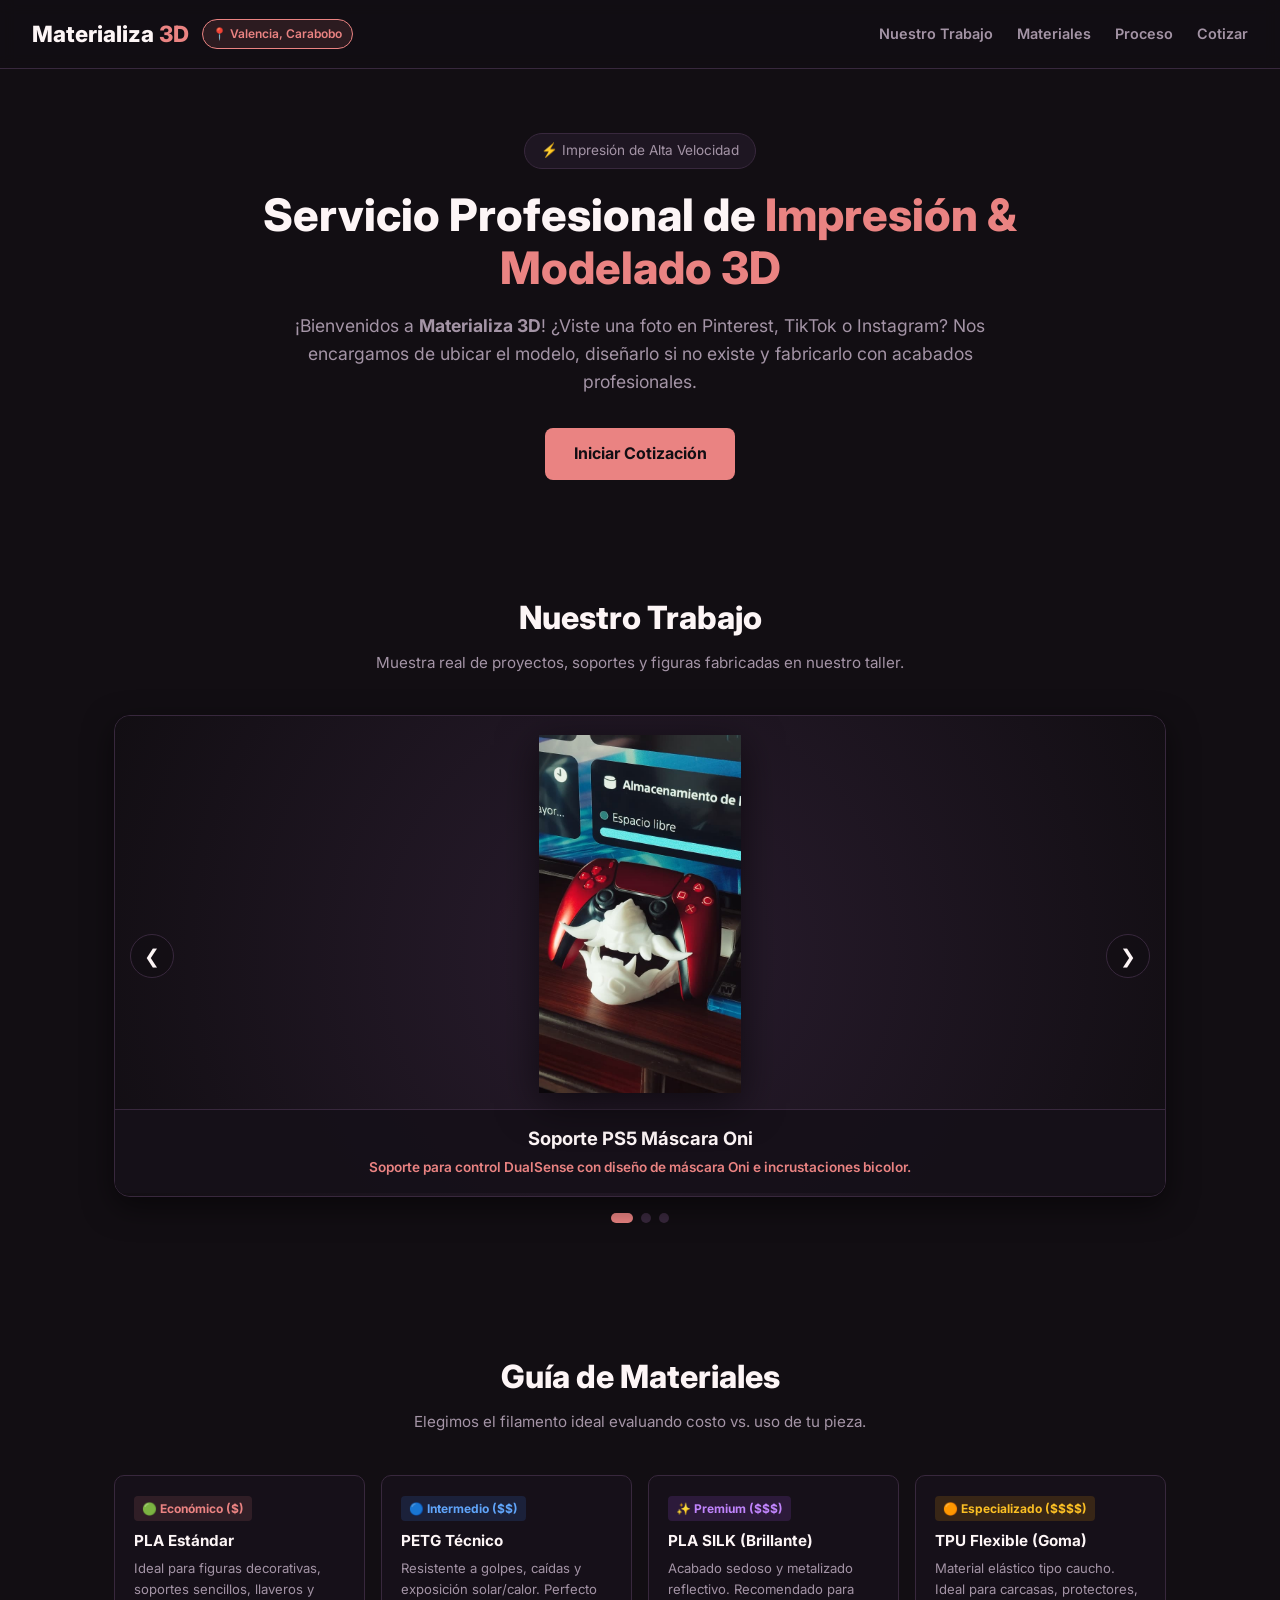
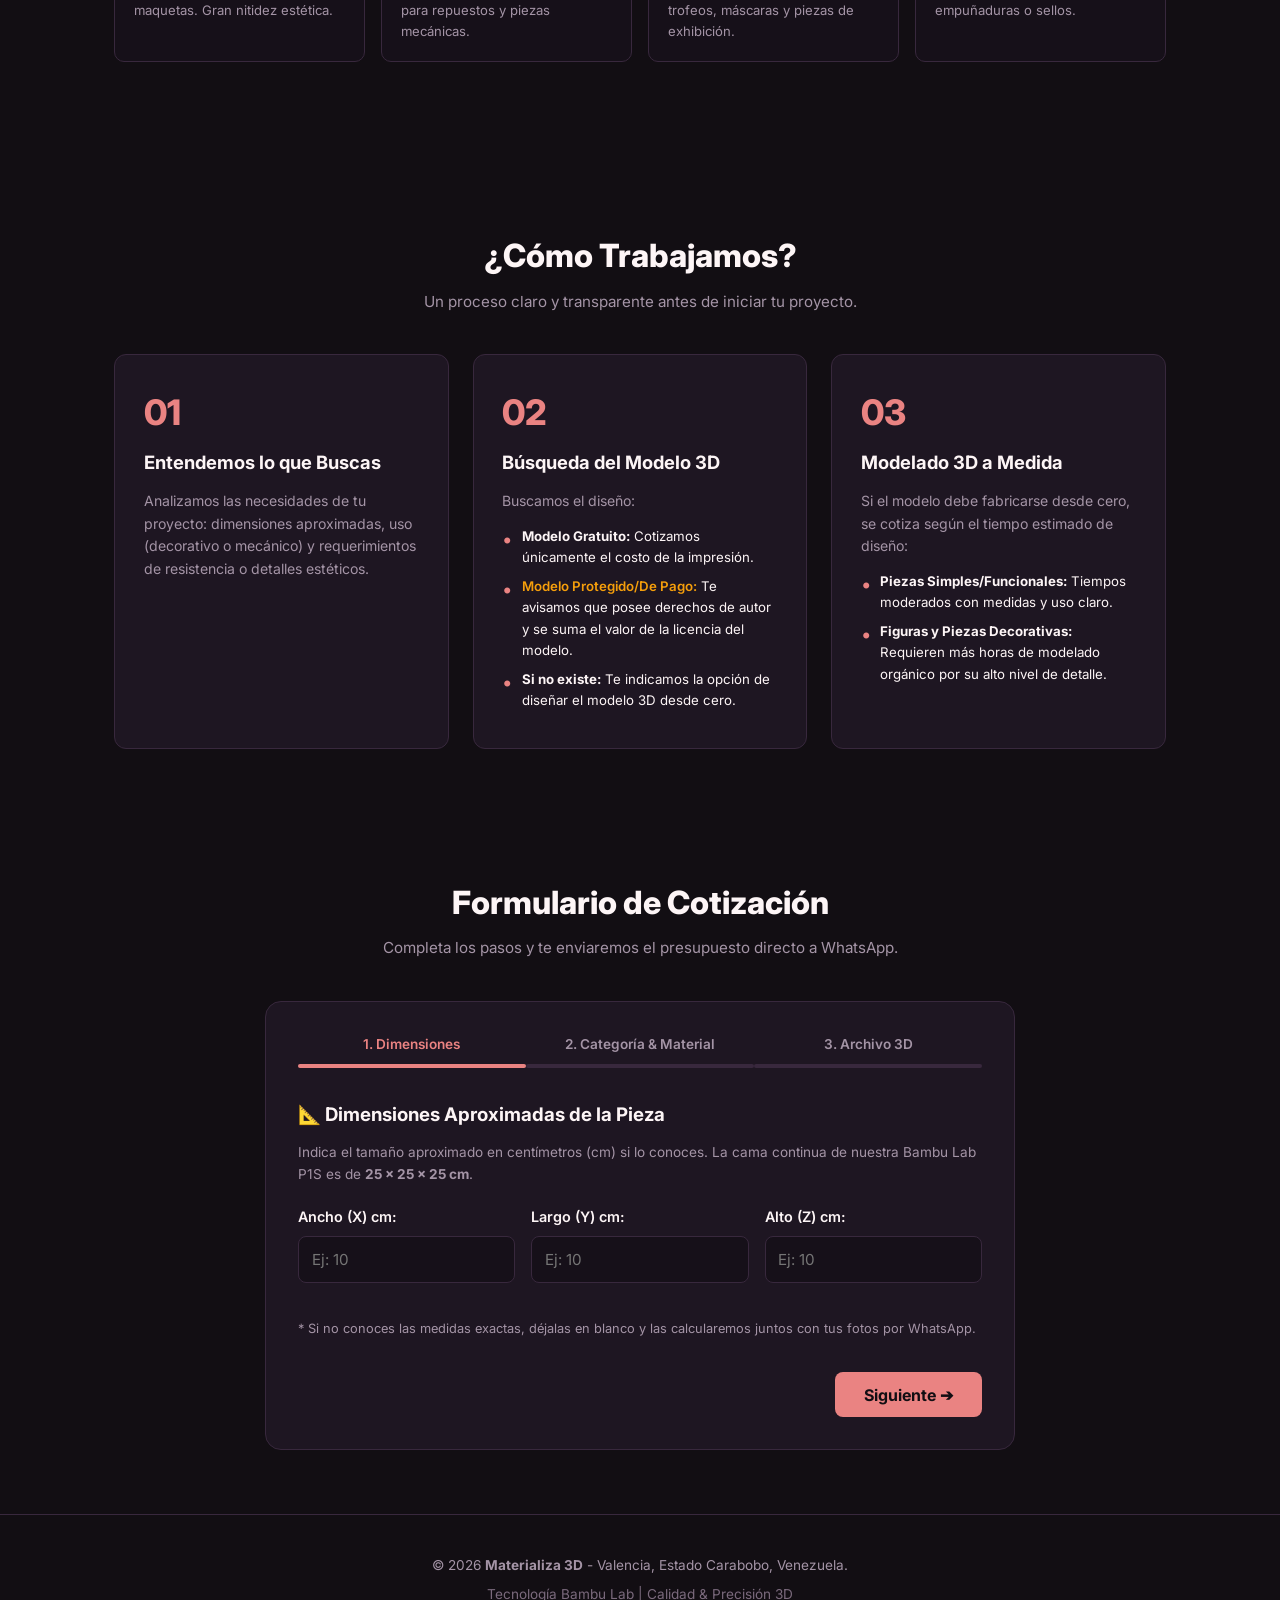
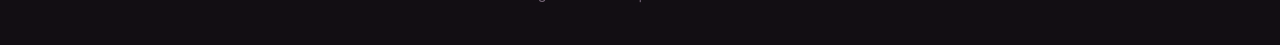
<file: index.html>
<!DOCTYPE html>
<html lang="es">
<head>
  <meta charset="UTF-8">
  <meta name="viewport" content="width=device-width, initial-scale=1.0">
  <title>Materializa 3D | Valencia, Carabobo</title>
  <meta name="description" content="Servicio profesional de impresión 3D y modelado CAD en Valencia, Estado Carabobo. Fabricación de alta velocidad en Bambu Lab P1S. Cotiza tu pieza directa a WhatsApp.">
  <meta name="keywords" content="Impresion 3D Valencia, Impresion 3D Carabobo, Servicio Impresion 3D Venezuela, Bambu Lab P1S, Modelado 3D Valencia, Cotizador 3D, Materializa 3D">
  <meta name="robots" content="index, follow">

  <!-- Open Graph (Vista previa en WhatsApp, Facebook e Instagram) -->
  <meta property="og:title" content="Materializa 3D | Impresión & Modelado 3D en Valencia, Carabobo">
  <meta property="og:description" content="Cotiza tu pieza o proyecto 3D al instante con acabados profesionales.">
  <meta property="og:image" content="https://guillexexe.github.io/materializa-3D/Muestras_3D/favicon.png">
  <meta property="og:url" content="https://guillexexe.github.io/materializa-3D/">
  <meta property="og:type" content="website">

  <link rel="icon" type="image/png" href="Muestras_3D/favicon.png">
  <link href="https://fonts.googleapis.com/css2?family=Inter:wght@300;400;600;700;800&display=swap" rel="stylesheet">
  <link rel="stylesheet" href="style.css">
</head>
<body>

  <!-- HEADER / NAVEGACIÓN -->
  <header>
    <div class="brand">
      <div class="brand-logo">Materializa <span>3D</span></div>
      <span class="location-badge">📍 Valencia, Carabobo</span>
    </div>
    <nav>
      <a href="#trabajos">Nuestro Trabajo</a>
      <a href="#materiales">Materiales</a>
      <a href="#proceso">Proceso</a>
      <a href="#cotizador">Cotizar</a>
    </nav>
  </header>

  <!-- HERO SECTION -->
  <section class="hero">
    <span class="hero-badge">⚡ Impresión de Alta Velocidad</span>
    <h1>Servicio Profesional de <span>Impresión & Modelado 3D</span></h1>
    <p>
      ¡Bienvenidos a <strong>Materializa 3D</strong>! ¿Viste una foto en Pinterest, TikTok o Instagram? Nos encargamos de ubicar el modelo, diseñarlo si no existe y fabricarlo con acabados profesionales.
    </p>
    <a href="#cotizador" class="btn">Iniciar Cotización</a>
  </section>

  <!-- SECCIÓN CARRUSEL: NUESTRO TRABAJO -->
  <section id="trabajos">
    <h2 class="section-title">Nuestro Trabajo</h2>
    <p class="section-subtitle">Muestra real de proyectos, soportes y figuras fabricadas en nuestro taller.</p>

    <div class="carousel-container">
      <!-- Diapositiva 1: Soporte Oni -->
      <div class="carousel-slide active">
        <div class="img-wrapper">
          <img src="Muestras_3D/Oni_PS5_control_holder.jpeg" alt="Soporte PS5 Oni Mask">
        </div>
        <div class="carousel-caption">
          <h3>Soporte PS5 Máscara Oni</h3>
          <p>Soporte para control DualSense con diseño de máscara Oni e incrustaciones bicolor.</p>
        </div>
      </div>

      <!-- Diapositiva 2: Dragón Articulado -->
      <div class="carousel-slide">
        <div class="img-wrapper">
          <img src="Muestras_3D/DFOU8644.JPG" alt="Dragón Articulado Azul">
        </div>
        <div class="carousel-caption">
          <h3>Dragón Articulado Azul</h3>
          <p>Impresión flexible de alta precisión en una sola pieza con texturas detalladas.</p>
        </div>
      </div>

      <!-- Diapositiva 3: Sylveon -->
      <div class="carousel-slide">
        <div class="img-wrapper">
          <img src="Muestras_3D/HGHC1071.JPG" alt="Figura Pokémon Sylveon">
        </div>
        <div class="carousel-caption">
          <h3>Figura Coleccionable Pokémon (Sylveon)</h3>
          <p>Modelado multi-pieza ensamblado con acabado plano a color de alta fidelidad.</p>
        </div>
      </div>

      <!-- Controles Carrusel -->
      <button class="carousel-btn prev" onclick="moveSlide(-1)">❮</button>
      <button class="carousel-btn next" onclick="moveSlide(1)">❯</button>
    </div>

    <div class="carousel-dots">
      <span class="dot active" onclick="setSlide(0)"></span>
      <span class="dot" onclick="setSlide(1)"></span>
      <span class="dot" onclick="setSlide(2)"></span>
    </div>
  </section>

  <!-- SECCIÓN GUÍA DE MATERIALES -->
  <section id="materiales">
    <h2 class="section-title">Guía de Materiales</h2>
    <p class="section-subtitle">Elegimos el filamento ideal evaluando costo vs. uso de tu pieza.</p>

    <div class="materials-grid">
      <!-- PLA -->
      <div class="material-card">
        <span class="material-badge bg-pla">🟢 Económico ($)</span>
        <h4>PLA Estándar</h4>
        <p>Ideal para figuras decorativas, soportes sencillos, llaveros y maquetas. Gran nitidez estética.</p>
      </div>

      <!-- PETG -->
      <div class="material-card">
        <span class="material-badge bg-petg">🔵 Intermedio ($$)</span>
        <h4>PETG Técnico</h4>
        <p>Resistente a golpes, caídas y exposición solar/calor. Perfecto para repuestos y piezas mecánicas.</p>
      </div>

      <!-- PLA SILK -->
      <div class="material-card">
        <span class="material-badge bg-silk">✨ Premium ($$$)</span>
        <h4>PLA SILK (Brillante)</h4>
        <p>Acabado sedoso y metalizado reflectivo. Recomendado para trofeos, máscaras y piezas de exhibición.</p>
      </div>

      <!-- TPU -->
      <div class="material-card">
        <span class="material-badge bg-tpu">🟠 Especializado ($$$$)</span>
        <h4>TPU Flexible (Goma)</h4>
        <p>Material elástico tipo caucho. Ideal para carcasas, protectores, empuñaduras o sellos.</p>
      </div>
    </div>
  </section>

  <!-- SECCIÓN EXPLICACIÓN DEL PROCESO -->
  <section id="proceso">
    <h2 class="section-title">¿Cómo Trabajamos?</h2>
    <p class="section-subtitle">Un proceso claro y transparente antes de iniciar tu proyecto.</p>

    <div class="process-grid">
      <!-- Paso 1 -->
      <div class="process-card">
        <div class="process-number">01</div>
        <h3>Entendemos lo que Buscas</h3>
        <p>Analizamos las necesidades de tu proyecto: dimensiones aproximadas, uso (decorativo o mecánico) y requerimientos de resistencia o detalles estéticos.</p>
      </div>

      <!-- Paso 2 -->
      <div class="process-card">
        <div class="process-number">02</div>
        <h3>Búsqueda del Modelo 3D</h3>
        <p>Buscamos el diseño:</p>
        <ul class="process-sublist">
          <li><strong>Modelo Gratuito:</strong> Cotizamos únicamente el costo de la impresión.</li>
          <li><strong class="badge-warn">Modelo Protegido/De Pago:</strong> Te avisamos que posee derechos de autor y se suma el valor de la licencia del modelo.</li>
          <li><strong>Si no existe:</strong> Te indicamos la opción de diseñar el modelo 3D desde cero.</li>
        </ul>
      </div>

      <!-- Paso 3 -->
      <div class="process-card">
        <div class="process-number">03</div>
        <h3>Modelado 3D a Medida</h3>
        <p>Si el modelo debe fabricarse desde cero, se cotiza según el tiempo estimado de diseño:</p>
        <ul class="process-sublist">
          <li><strong>Piezas Simples/Funcionales:</strong> Tiempos moderados con medidas y uso claro.</li>
          <li><strong>Figuras y Piezas Decorativas:</strong> Requieren más horas de modelado orgánico por su alto nivel de detalle.</li>
        </ul>
      </div>
    </div>
  </section>

  <!-- SECCIÓN COTIZADOR INTERACTIVO -->
  <section id="cotizador">
    <h2 class="section-title">Formulario de Cotización</h2>
    <p class="section-subtitle">Completa los pasos y te enviaremos el presupuesto directo a WhatsApp.</p>

    <div class="wizard-container">
      <div class="progress-bar">
        <div class="progress-step active" id="p-step-1">1. Dimensiones</div>
        <div class="progress-step" id="p-step-2">2. Categoría & Material</div>
        <div class="progress-step" id="p-step-3">3. Archivo 3D</div>
      </div>

      <!-- PASO 1: DIMENSIONES -->
      <div class="step-content active" id="step-1">
        <h3>📐 Dimensiones Aproximadas de la Pieza</h3>
        <p class="step-desc">
          Indica el tamaño aproximado en centímetros (cm) si lo conoces. La cama continua de nuestra Bambu Lab P1S es de <strong>25 x 25 x 25 cm</strong>.
        </p>

        <div class="dim-grid">
          <div class="form-group">
            <label for="dim-x">Ancho (X) cm:</label>
            <input type="number" id="dim-x" min="1" placeholder="Ej: 10" oninput="checkDimensions()">
          </div>
          <div class="form-group">
            <label for="dim-y">Largo (Y) cm:</label>
            <input type="number" id="dim-y" min="1" placeholder="Ej: 10" oninput="checkDimensions()">
          </div>
          <div class="form-group">
            <label for="dim-z">Alto (Z) cm:</label>
            <input type="number" id="dim-z" min="1" placeholder="Ej: 10" oninput="checkDimensions()">
          </div>
        </div>

        <div class="alert-box" id="bed-warning">
          <strong>⚠️ Nota de Tamaño Especial:</strong> La dimensión ingresada supera los 25 cm de la cama de impresión. 
          <br><em>¡No te preocupes! Tu pieza se cotizará para imprimirse por partes y ser ensamblada posteriormente.</em>
        </div>

        <p class="help-text">* Si no conoces las medidas exactas, déjalas en blanco y las calcularemos juntos con tus fotos por WhatsApp.</p>

        <div class="btn-container">
          <div></div>
          <button class="btn" onclick="nextStep(2)">Siguiente ➔</button>
        </div>
      </div>

      <!-- PASO 2: TIPO, MATERIAL Y ACABADO -->
      <div class="step-content" id="step-2">
        <h3>🎯 Categoría del Proyecto</h3>
        
        <div class="options-grid">
          <div class="option-card" onclick="selectPieceType('Soporte Gaming / Accesorio', this)">
            <h4>🎮 Soporte / Gaming</h4>
            <p>Bases de controles PS5/Xbox, audífonos o accesorios gamer.</p>
          </div>
          <div class="option-card" onclick="selectPieceType('Figura / Coleccionable', this)">
            <h4>🎨 Figura / Anime</h4>
            <p>Personajes, estatuillas o bustos decorativos con alto detalle.</p>
          </div>
          <div class="option-card" onclick="selectPieceType('Repuesto / Pieza Mecánica', this)">
            <h4>⚙️ Repuesto / Mecánico</h4>
            <p>Engranajes, carcasas, tapas o repuestos sustitutos.</p>
          </div>
        </div>

        <!-- Material -->
        <div class="form-group">
          <label for="material-select">🧵 Selección de Material:</label>
          <select id="material-select">
            <option value="PLA (Económico - Decorativo/Figuras)">🟢 PLA (Económico - Decorativo / General)</option>
            <option value="PETG (Resistente - Mecánico/Uso duro)">🔵 PETG (Resistente - Piezas mecánicas y exterior)</option>
            <option value="PLA SILK (Premium - Acabado brillante/metalizado)">✨ PLA SILK (Premium - Acabado metálico/brillante)</option>
            <option value="TPU (Flexible - Tipo goma/caucho)">🟠 TPU (Flexible - Tipo goma / elástico)</option>
            <option value="Aconsejarme el mejor material según uso" selected>❓ No sé cuál elegir (Aconsejarme según mi proyecto)</option>
          </select>
        </div>

        <!-- Postprocesado / Pintado -->
        <div class="form-group">
          <label for="finish-select">🎨 Acabado y Postprocesado:</label>
          <select id="finish-select">
            <option value="Color base directo de impresión (Sin pintar)">Color base directo del filamento (Sin pintar)</option>
            <option value="Impresión multicolor integrada (AMS)">Impresión multicolor integrada en la máquina (AMS)</option>
            <option value="Pintado detallado a mano / Postprocesado">Pintado a mano / Lijado y acabado especial</option>
          </select>
        </div>

        <div class="form-group">
          <label for="piece-desc">Detalles del uso o funciones esperadas:</label>
          <textarea id="piece-desc" rows="3" placeholder="Ej: Es un soporte para control DualSense de PS5. Me gustaría que combine color negro y blanco."></textarea>
        </div>

        <div class="btn-container">
          <button class="btn btn-prev" onclick="prevStep(1)">⬅ Atrás</button>
          <button class="btn" onclick="nextStep(3)">Siguiente ➔</button>
        </div>
      </div>

      <!-- PASO 3: ARCHIVO Y OPCIONES CAD -->
      <div class="step-content" id="step-3">
        <h3>📁 Estado del Modelo 3D</h3>

        <div class="form-group">
          <label>¿Dispones del archivo listo para imprimir?</label>
          <div class="options-grid">
            <div class="option-card" onclick="selectFileOption('si', this)">
              <h4>✅ Sí tengo el archivo</h4>
              <p>Formatos .STL, .STEP, .3MF, .OBJ</p>
            </div>
            <div class="option-card" onclick="selectFileOption('no', this)">
              <h4>🔍 No tengo el archivo 3D</h4>
              <p>Tengo fotos de Pinterest/TikTok o requiero diseño</p>
            </div>
          </div>
        </div>

        <div id="file-upload-section" style="display: none;">
          <div class="upload-box">
            <p>Puedes adjuntar tu archivo directamente en el chat de WhatsApp al enviar la solicitud.</p>
          </div>
        </div>

        <div id="no-file-section" style="display: none;">
          <div class="form-group">
            <label for="cad-action">¿Cómo deseas proceder?</label>
            <select id="cad-action">
              <option value="Buscar fotos en bancos de modelos (Libre / Protegido)">Tengo fotos de Pinterest/TikTok: Buscar si existe en bancos de modelos</option>
              <option value="Cotizar diseño / modelado 3D a medida">Requiero modelado / diseño 3D desde cero</option>
              <option value="Tengo un diseñador externo">Tengo un diseñador externo que me hará el archivo</option>
            </select>
          </div>

          <div class="info-box">
            📌 <strong>Recordatorio de Materializa 3D:</strong>
            Si el modelo es libre se cotiza solo la impresión. Si posee derechos se notificará el valor de la licencia. Si debe diseñarse, el precio dependerá de las horas de modelado.
          </div>
        </div>

        <div class="btn-container">
          <button class="btn btn-prev" onclick="prevStep(2)">⬅ Atrás</button>
          <button class="btn btn-whatsapp" onclick="sendWhatsApp()">Enviar a WhatsApp 📲</button>
        </div>
      </div>

    </div>
  </section>

  <!-- FOOTER -->
  <footer>
    <p>&copy; 2026 <strong>Materializa 3D</strong> - Valencia, Estado Carabobo, Venezuela.</p>
    <p class="footer-sub">Tecnología Bambu Lab | Calidad & Precisión 3D</p>
  </footer>

  <!-- Lógica JavaScript Externa -->
  <script src="script.js"></script>
</body>
</html>
</file>
<file: style.css>
/* --- VARIABLES Y PALETA DE COLORES (MATERIALIZA 3D) --- */
:root {
  --bg-dark: #120e13;          /* Fondo oscuro cálido */
  --card-bg: #1e1622;         /* Contenedores principales */
  --card-inner: #161019;       /* Fondo interior */
  --accent-pink: #ea8382;      /* Rosa Coral extracted del logo M3D */
  --accent-hover: #d46867;     /* Hover para botones principales */
  --accent-glow: rgba(234, 131, 130, 0.12); /* Brillo / Fondos suaves */
  --warning-amber: #f59e0b;
  --text-light: #fdf5f6;
  --text-muted: #a494a6;
  --border-color: #38283d;
}

* {
  box-sizing: border-box;
  margin: 0;
  padding: 0;
  font-family: 'Inter', sans-serif;
}

body {
  background-color: var(--bg-dark);
  color: var(--text-light);
  line-height: 1.6;
}

a {
  text-decoration: none;
  color: inherit;
}

/* --- HEADER Y NAVEGACIÓN --- */
header {
  background: rgba(18, 14, 19, 0.95);
  backdrop-filter: blur(8px);
  position: sticky;
  top: 0;
  z-index: 1000;
  border-bottom: 1px solid var(--border-color);
  padding: 1rem 2rem;
  display: flex;
  justify-content: space-between;
  align-items: center;
}

.brand {
  display: flex;
  align-items: center;
  gap: 0.8rem;
}

.brand-logo {
  font-weight: 800;
  font-size: 1.4rem;
  color: var(--text-light);
}

.brand-logo span {
  color: var(--accent-pink);
}

.location-badge {
  background: var(--accent-glow);
  border: 1px solid var(--accent-pink);
  color: var(--accent-pink);
  padding: 0.25rem 0.6rem;
  border-radius: 20px;
  font-size: 0.75rem;
  font-weight: 600;
}

nav {
  display: flex;
  gap: 1.5rem;
}

nav a {
  color: var(--text-muted);
  font-weight: 600;
  font-size: 0.9rem;
  transition: color 0.3s;
}

nav a:hover {
  color: var(--accent-pink);
}

/* --- HERO SECTION --- */
.hero {
  text-align: center;
  padding: 4rem 1.5rem 3rem 1.5rem;
  max-width: 900px;
  margin: 0 auto;
}

.hero-badge {
  display: inline-block;
  background: var(--card-bg);
  border: 1px solid var(--border-color);
  color: var(--text-muted);
  padding: 0.4rem 1rem;
  border-radius: 30px;
  font-size: 0.85rem;
  margin-bottom: 1.2rem;
}

.hero h1 {
  font-size: 2.8rem;
  font-weight: 800;
  line-height: 1.2;
  margin-bottom: 1rem;
}

.hero h1 span {
  color: var(--accent-pink);
}

.hero p {
  font-size: 1.1rem;
  color: var(--text-muted);
  max-width: 700px;
  margin: 0 auto 2rem auto;
}

.btn {
  background: var(--accent-pink);
  color: #120e13;
  padding: 0.8rem 1.8rem;
  border-radius: 8px;
  font-weight: 700;
  border: none;
  cursor: pointer;
  font-size: 1rem;
  transition: all 0.3s;
  display: inline-block;
}

.btn:hover {
  background: var(--accent-hover);
  transform: translateY(-2px);
}

/* --- SECCIONES GENERALES --- */
section {
  padding: 4rem 1.5rem;
  max-width: 1100px;
  margin: 0 auto;
}

.section-title {
  text-align: center;
  font-size: 2rem;
  font-weight: 800;
  margin-bottom: 0.5rem;
}

.section-subtitle {
  text-align: center;
  color: var(--text-muted);
  margin-bottom: 2.5rem;
  font-size: 0.95rem;
}

/* --- CARRUSEL --- */
.carousel-container {
  position: relative;
  background: var(--card-inner);
  border: 1px solid var(--border-color);
  border-radius: 16px;
  overflow: hidden;
  box-shadow: 0 10px 30px rgba(0,0,0,0.5);
}

.carousel-slide {
  display: none;
  flex-direction: column;
  align-items: center;
  justify-content: center;
  height: 480px;
  background: radial-gradient(circle, #291c2e 0%, #120e13 100%);
}

.carousel-slide.active {
  display: flex;
}

.img-wrapper {
  width: 100%;
  height: 390px;
  display: flex;
  align-items: center;
  justify-content: center;
  padding: 1rem;
}

.img-wrapper img {
  max-width: 100%;
  max-height: 100%;
  object-fit: contain;
  filter: drop-shadow(0 10px 20px rgba(0,0,0,0.6));
}

.carousel-caption {
  width: 100%;
  background: rgba(22, 16, 25, 0.95);
  border-top: 1px solid var(--border-color);
  padding: 0.9rem 1.5rem;
  text-align: center;
}

.carousel-caption h3 {
  font-size: 1.15rem;
  color: var(--text-light);
  margin-bottom: 0.2rem;
}

.carousel-caption p {
  font-size: 0.85rem;
  color: var(--accent-pink);
  font-weight: 600;
}

.carousel-btn {
  position: absolute;
  top: 50%;
  transform: translateY(-50%);
  background: rgba(18, 14, 19, 0.7);
  color: var(--text-light);
  border: 1px solid var(--border-color);
  width: 44px;
  height: 44px;
  border-radius: 50%;
  cursor: pointer;
  font-size: 1.2rem;
  display: flex;
  align-items: center;
  justify-content: center;
  transition: all 0.3s;
  z-index: 10;
}

.carousel-btn:hover {
  background: var(--accent-pink);
  color: #120e13;
}

.carousel-btn.prev { left: 15px; }
.carousel-btn.next { right: 15px; }

.carousel-dots {
  display: flex;
  justify-content: center;
  gap: 0.5rem;
  margin-top: 1rem;
}

.dot {
  width: 10px;
  height: 10px;
  background: var(--border-color);
  border-radius: 50%;
  cursor: pointer;
  transition: background 0.3s;
}

.dot.active {
  background: var(--accent-pink);
  width: 22px;
  border-radius: 10px;
}

/* --- GUÍA DE MATERIALES --- */
.materials-grid {
  display: grid;
  grid-template-columns: repeat(auto-fit, minmax(220px, 1fr));
  gap: 1rem;
  margin-bottom: 2.5rem;
}

.material-card {
  background: var(--card-inner);
  border: 1px solid var(--border-color);
  border-radius: 10px;
  padding: 1.2rem;
}

.material-card h4 {
  font-size: 0.95rem;
  margin-bottom: 0.3rem;
}

.material-card p {
  font-size: 0.82rem;
  color: var(--text-muted);
}

.material-badge {
  font-size: 0.75rem;
  padding: 3px 8px;
  border-radius: 4px;
  font-weight: 700;
  display: inline-block;
  margin-bottom: 0.5rem;
}

.bg-pla { background: var(--accent-glow); color: var(--accent-pink); }
.bg-petg { background: rgba(59, 130, 246, 0.15); color: #60a5fa; }
.bg-silk { background: rgba(168, 85, 247, 0.15); color: #c084fc; }
.bg-tpu { background: rgba(245, 158, 11, 0.15); color: #fbbf24; }

/* --- PROCESO --- */
.process-grid {
  display: grid;
  grid-template-columns: repeat(auto-fit, minmax(280px, 1fr));
  gap: 1.5rem;
}

.process-card {
  background: var(--card-bg);
  border: 1px solid var(--border-color);
  border-radius: 12px;
  padding: 1.8rem;
  position: relative;
}

.process-number {
  font-size: 2.2rem;
  font-weight: 800;
  color: var(--accent-pink);
  margin-bottom: 0.5rem;
}

.process-card h3 {
  font-size: 1.15rem;
  margin-bottom: 0.8rem;
}

.process-card p {
  font-size: 0.88rem;
  color: var(--text-muted);
  margin-bottom: 0.8rem;
}

.process-sublist {
  list-style: none;
  padding-left: 0;
  font-size: 0.83rem;
}

.process-sublist li {
  margin-bottom: 0.5rem;
  padding-left: 1.2rem;
  position: relative;
  color: var(--text-light);
}

.process-sublist li::before {
  content: '•';
  color: var(--accent-pink);
  font-size: 1.2rem;
  position: absolute;
  left: 0;
  top: -2px;
}

.badge-warn {
  color: var(--warning-amber);
  font-weight: 600;
}

/* --- FORMULARIO WIZARD --- */
.wizard-container {
  background: var(--card-bg);
  border: 1px solid var(--border-color);
  border-radius: 16px;
  padding: 2rem;
  max-width: 750px;
  margin: 0 auto;
}

.progress-bar {
  display: flex;
  justify-content: space-between;
  margin-bottom: 2rem;
}

.progress-step {
  width: 33.33%;
  text-align: center;
  font-size: 0.85rem;
  font-weight: 600;
  color: var(--text-muted);
  position: relative;
}

.progress-step.active {
  color: var(--accent-pink);
}

.progress-step::after {
  content: '';
  display: block;
  height: 4px;
  background: var(--border-color);
  margin-top: 8px;
  border-radius: 2px;
}

.progress-step.active::after {
  background: var(--accent-pink);
}

.step-content {
  display: none;
}

.step-content.active {
  display: block;
}

.step-content h3 {
  margin-bottom: 0.8rem;
}

.step-desc {
  color: var(--text-muted);
  font-size: 0.85rem;
  margin-bottom: 1.2rem;
}

.help-text {
  font-size: 0.8rem;
  color: var(--text-muted);
  margin-top: 0.8rem;
}

.form-group {
  margin-bottom: 1.5rem;
}

label {
  display: block;
  font-weight: 600;
  margin-bottom: 0.5rem;
  font-size: 0.9rem;
}

.dim-grid {
  display: grid;
  grid-template-columns: repeat(3, 1fr);
  gap: 1rem;
}

input[type="number"], input[type="text"], textarea, select {
  width: 100%;
  padding: 0.8rem;
  background: var(--card-inner);
  border: 1px solid var(--border-color);
  border-radius: 8px;
  color: var(--text-light);
  font-size: 0.95rem;
}

input:focus, textarea:focus, select:focus {
  outline: none;
  border-color: var(--accent-pink);
}

.alert-box {
  display: none;
  background: rgba(245, 158, 11, 0.15);
  border: 1px solid var(--warning-amber);
  color: #fde68a;
  padding: 0.9rem;
  border-radius: 8px;
  margin-top: 1rem;
  font-size: 0.85rem;
}

.options-grid {
  display: grid;
  grid-template-columns: repeat(auto-fit, minmax(200px, 1fr));
  gap: 1rem;
  margin-bottom: 1.5rem;
}

.option-card {
  background: var(--card-inner);
  border: 2px solid var(--border-color);
  border-radius: 10px;
  padding: 1.2rem;
  cursor: pointer;
  transition: all 0.3s;
  text-align: center;
}

.option-card:hover {
  border-color: var(--accent-pink);
}

.option-card.selected {
  border-color: var(--accent-pink);
  background: var(--accent-glow);
}

.option-card h4 {
  font-size: 0.95rem;
  margin-bottom: 0.3rem;
}

.option-card p {
  font-size: 0.78rem;
  color: var(--text-muted);
}

.upload-box {
  background: var(--card-inner);
  border: 2px dashed var(--border-color);
  padding: 1.2rem;
  border-radius: 8px;
  text-align: center;
  font-size: 0.9rem;
}

.info-box {
  background: var(--accent-glow);
  border: 1px solid var(--accent-pink);
  padding: 1rem;
  border-radius: 8px;
  margin-top: 1rem;
  font-size: 0.85rem;
}

.btn-container {
  display: flex;
  justify-content: space-between;
  margin-top: 2rem;
}

.btn-prev {
  background: var(--border-color);
  color: var(--text-light);
}

.btn-prev:hover {
  background: #4a3652;
}

.btn-whatsapp {
  background: var(--accent-pink);
}

/* FOOTER */
footer {
  text-align: center;
  padding: 2.5rem 1rem;
  border-top: 1px solid var(--border-color);
  color: var(--text-muted);
  font-size: 0.85rem;
}

.footer-sub {
  margin-top: 0.4rem;
  color: #7b6a7d;
}

/* RESPONSIVE */
@media (max-width: 768px) {
  header { flex-direction: column; gap: 0.8rem; text-align: center; }
  .hero h1 { font-size: 2rem; }
  .carousel-slide { height: 400px; }
  .img-wrapper { height: 310px; }
  .dim-grid { grid-template-columns: 1fr; }
}
</file>
